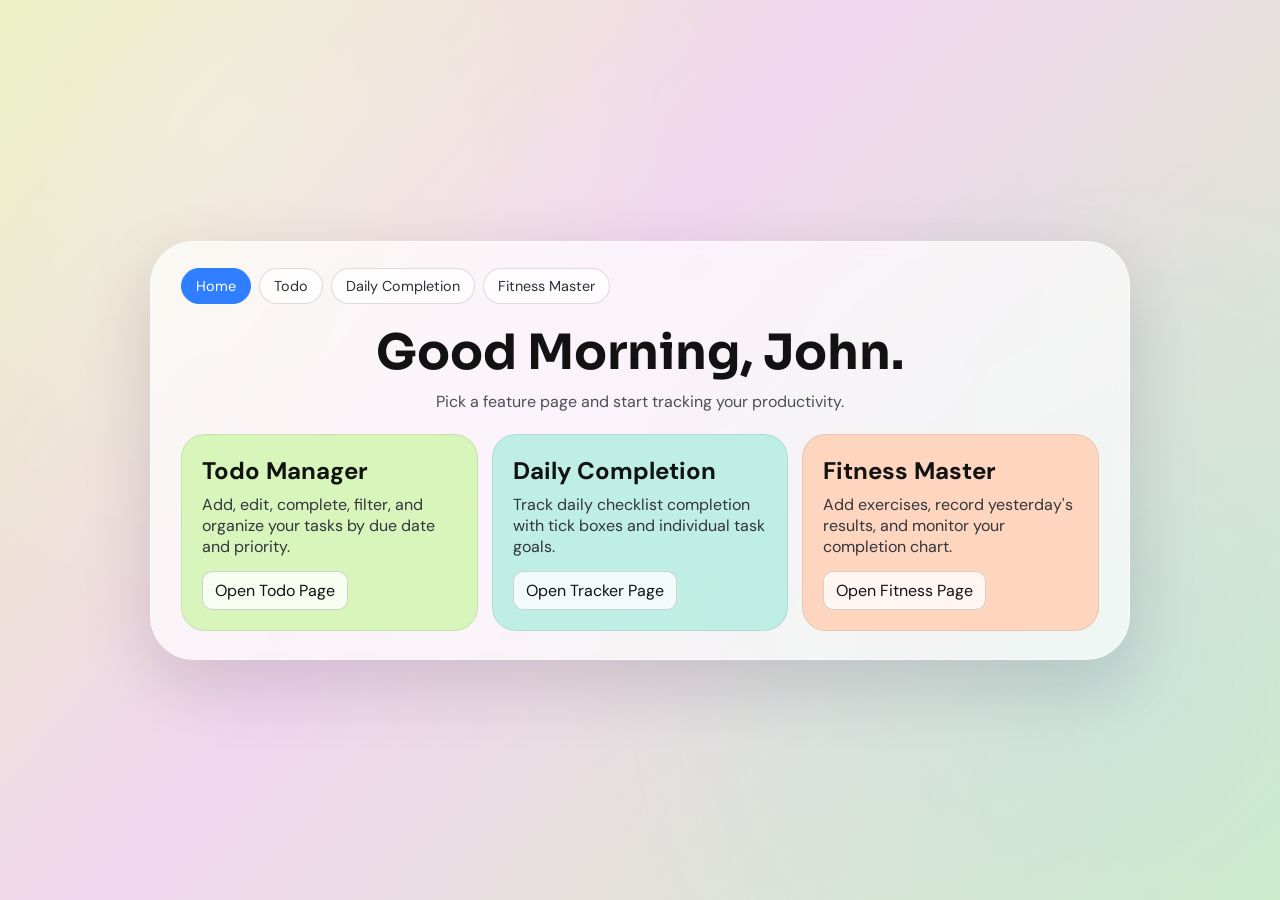
<file: index.html>
<!DOCTYPE html>
<html lang="en">
<head>
  <meta charset="UTF-8" />
  <meta name="viewport" content="width=device-width, initial-scale=1.0" />
  <title>Pastel Productivity Hub</title>
  <link rel="preconnect" href="https://fonts.googleapis.com" />
  <link rel="preconnect" href="https://fonts.gstatic.com" crossorigin />
  <link href="https://fonts.googleapis.com/css2?family=DM+Sans:wght@400;500;700&family=Sora:wght@500;700&display=swap" rel="stylesheet" />
  <link rel="stylesheet" href="styles.css" />
</head>
<body>
  <div class="backdrop"></div>
  <main class="app-shell">
    <nav class="top-nav" aria-label="Primary">
      <a class="nav-link active" href="index.html">Home</a>
      <a class="nav-link" href="todo.html">Todo</a>
      <a class="nav-link" href="tracker.html">Daily Completion</a>
      <a class="nav-link" href="fitness.html">Fitness Master</a>
    </nav>

    <header class="hero">
      <h1>Good Morning, <span id="greetingName">John</span>.</h1>
      <p class="subtitle">Pick a feature page and start tracking your productivity.</p>
    </header>

    <section class="feature-grid" aria-label="Feature pages">
      <article class="feature-card feature-todo">
        <h2>Todo Manager</h2>
        <p>Add, edit, complete, filter, and organize your tasks by due date and priority.</p>
        <a class="feature-link" href="todo.html">Open Todo Page</a>
      </article>

      <article class="feature-card feature-track">
        <h2>Daily Completion</h2>
        <p>Track daily checklist completion with tick boxes and individual task goals.</p>
        <a class="feature-link" href="tracker.html">Open Tracker Page</a>
      </article>

      <article class="feature-card feature-fit">
        <h2>Fitness Master</h2>
        <p>Add exercises, record yesterday's results, and monitor your completion chart.</p>
        <a class="feature-link" href="fitness.html">Open Fitness Page</a>
      </article>
    </section>
  </main>

  <script src="common.js"></script>
</body>
</html>
</file>
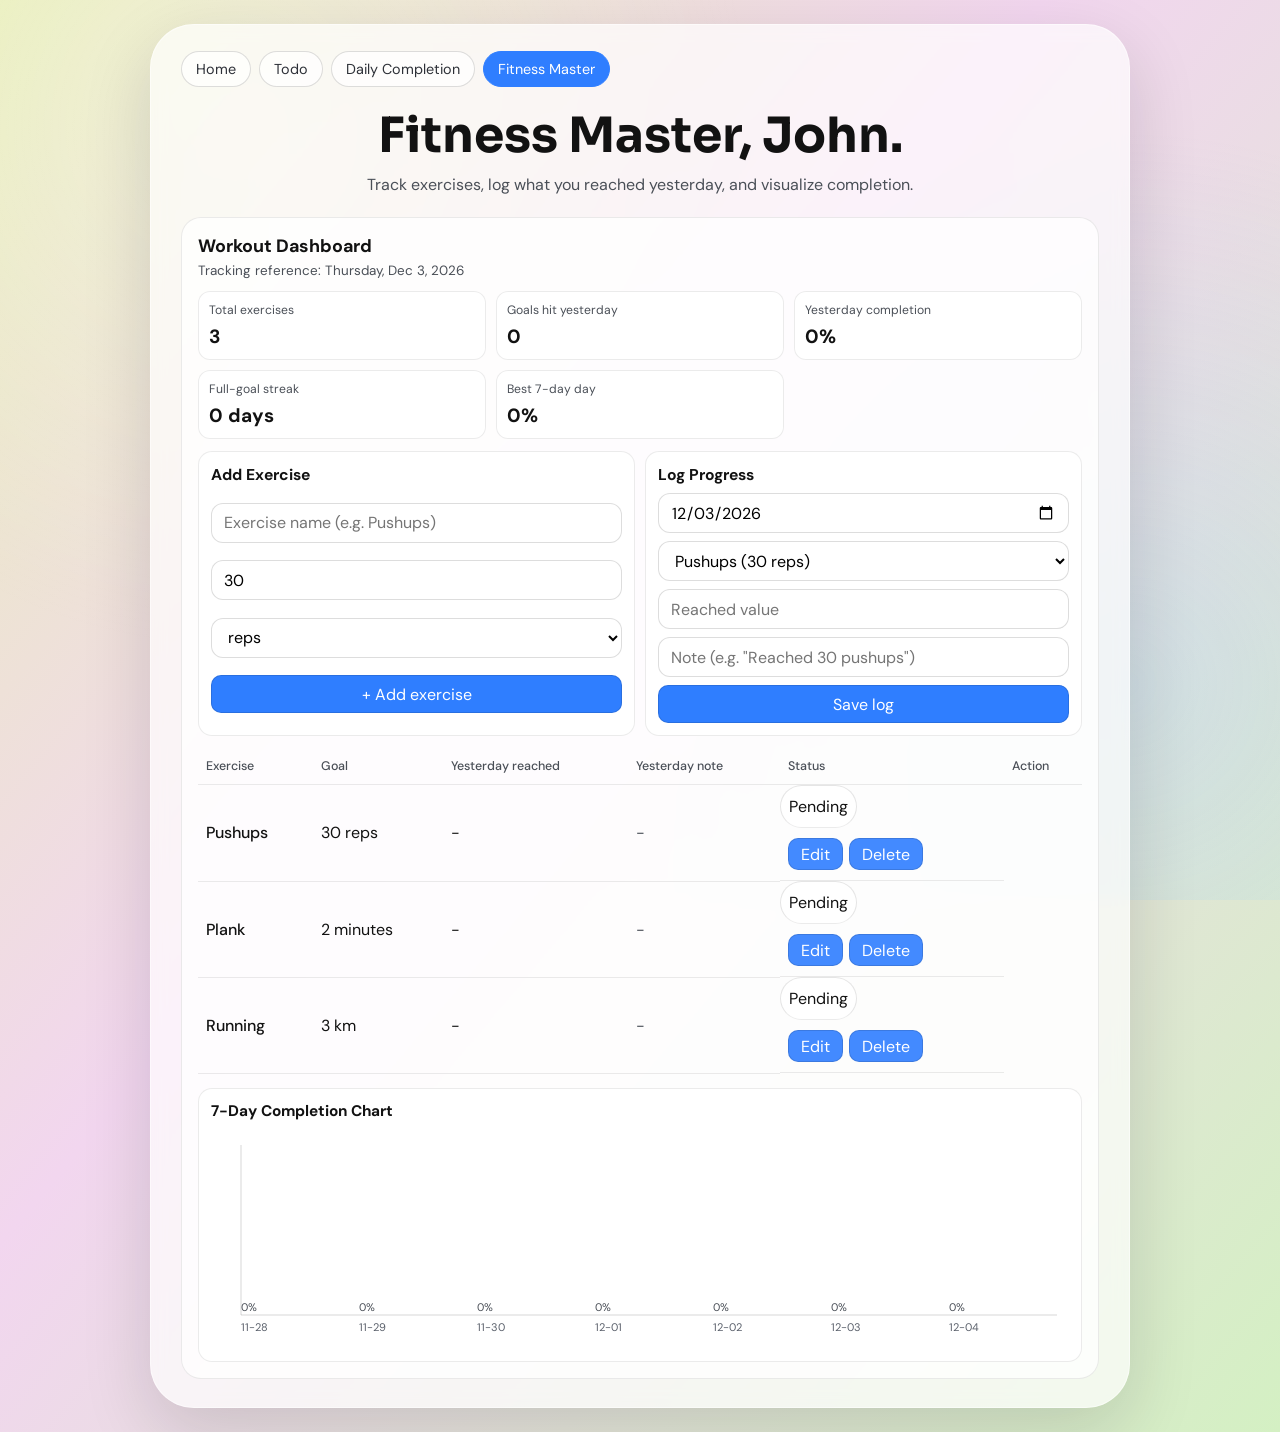
<file: fitness.html>
<!DOCTYPE html>
<html lang="en">
<head>
  <meta charset="UTF-8" />
  <meta name="viewport" content="width=device-width, initial-scale=1.0" />
  <title>Fitness Master</title>
  <link rel="preconnect" href="https://fonts.googleapis.com" />
  <link rel="preconnect" href="https://fonts.gstatic.com" crossorigin />
  <link href="https://fonts.googleapis.com/css2?family=DM+Sans:wght@400;500;700&family=Sora:wght@500;700&display=swap" rel="stylesheet" />
  <link rel="stylesheet" href="styles.css" />
</head>
<body>
  <div class="backdrop"></div>
  <main class="app-shell">
    <nav class="top-nav" aria-label="Primary">
      <a class="nav-link" href="index.html">Home</a>
      <a class="nav-link" href="todo.html">Todo</a>
      <a class="nav-link" href="tracker.html">Daily Completion</a>
      <a class="nav-link active" href="fitness.html">Fitness Master</a>
    </nav>

    <header class="hero">
      <h1>Fitness Master, <span id="greetingName">John</span>.</h1>
      <p class="subtitle">Track exercises, log what you reached yesterday, and visualize completion.</p>
    </header>

    <section class="fitness-master" aria-label="Fitness tracker">
      <div class="tracker-top">
        <div>
          <h2>Workout Dashboard</h2>
          <span id="fitnessDateLabel"></span>
        </div>
      </div>

      <div class="tracker-stats">
        <article class="stat-card">
          <p>Total exercises</p>
          <strong id="fitStatTotal">0</strong>
        </article>
        <article class="stat-card">
          <p>Goals hit yesterday</p>
          <strong id="fitStatHit">0</strong>
        </article>
        <article class="stat-card">
          <p>Yesterday completion</p>
          <strong id="fitStatRate">0%</strong>
        </article>
        <article class="stat-card">
          <p>Full-goal streak</p>
          <strong id="fitStatStreak">0 days</strong>
        </article>
        <article class="stat-card">
          <p>Best 7-day day</p>
          <strong id="fitStatBest">0%</strong>
        </article>
      </div>

      <div class="fitness-forms">
        <form id="exerciseForm" class="fitness-form" autocomplete="off">
          <h3>Add Exercise</h3>
          <input id="exerciseNameInput" type="text" maxlength="60" placeholder="Exercise name (e.g. Pushups)" required />
          <input id="exerciseGoalInput" type="number" min="1" max="5000" value="30" required />
          <select id="exerciseUnitInput">
            <option value="reps">reps</option>
            <option value="minutes">minutes</option>
            <option value="km">km</option>
            <option value="sets">sets</option>
          </select>
          <button type="submit">+ Add exercise</button>
        </form>

        <form id="progressForm" class="fitness-form" autocomplete="off">
          <h3>Log Progress</h3>
          <input id="progressDateInput" type="date" required />
          <select id="progressExerciseInput" required></select>
          <input id="progressReachedInput" type="number" min="0" max="5000" placeholder="Reached value" required />
          <input id="progressNoteInput" type="text" maxlength="120" placeholder='Note (e.g. "Reached 30 pushups")' />
          <button type="submit">Save log</button>
        </form>
      </div>

      <div class="daily-table-wrap">
        <table class="daily-table fitness-table">
          <thead>
            <tr>
              <th>Exercise</th>
              <th>Goal</th>
              <th>Yesterday reached</th>
              <th>Yesterday note</th>
              <th>Status</th>
              <th>Action</th>
            </tr>
          </thead>
          <tbody id="exerciseTableBody"></tbody>
        </table>
      </div>

      <section class="chart-card" aria-label="Completion chart">
        <h3>7-Day Completion Chart</h3>
        <canvas id="completionChart" height="220"></canvas>
      </section>
    </section>
  </main>

  <template id="exerciseRowTemplate">
    <tr class="fitness-row">
      <td class="fitness-name"></td>
      <td class="fitness-goal"></td>
      <td class="fitness-reached"></td>
      <td class="fitness-note"></td>
      <td class="fitness-status"></td>
      <td class="fitness-actions">
        <button type="button" data-action="edit">Edit</button>
        <button type="button" data-action="delete">Delete</button>
      </td>
    </tr>
  </template>

  <script src="common.js"></script>
  <script src="fitness.js"></script>
</body>
</html>
</file>
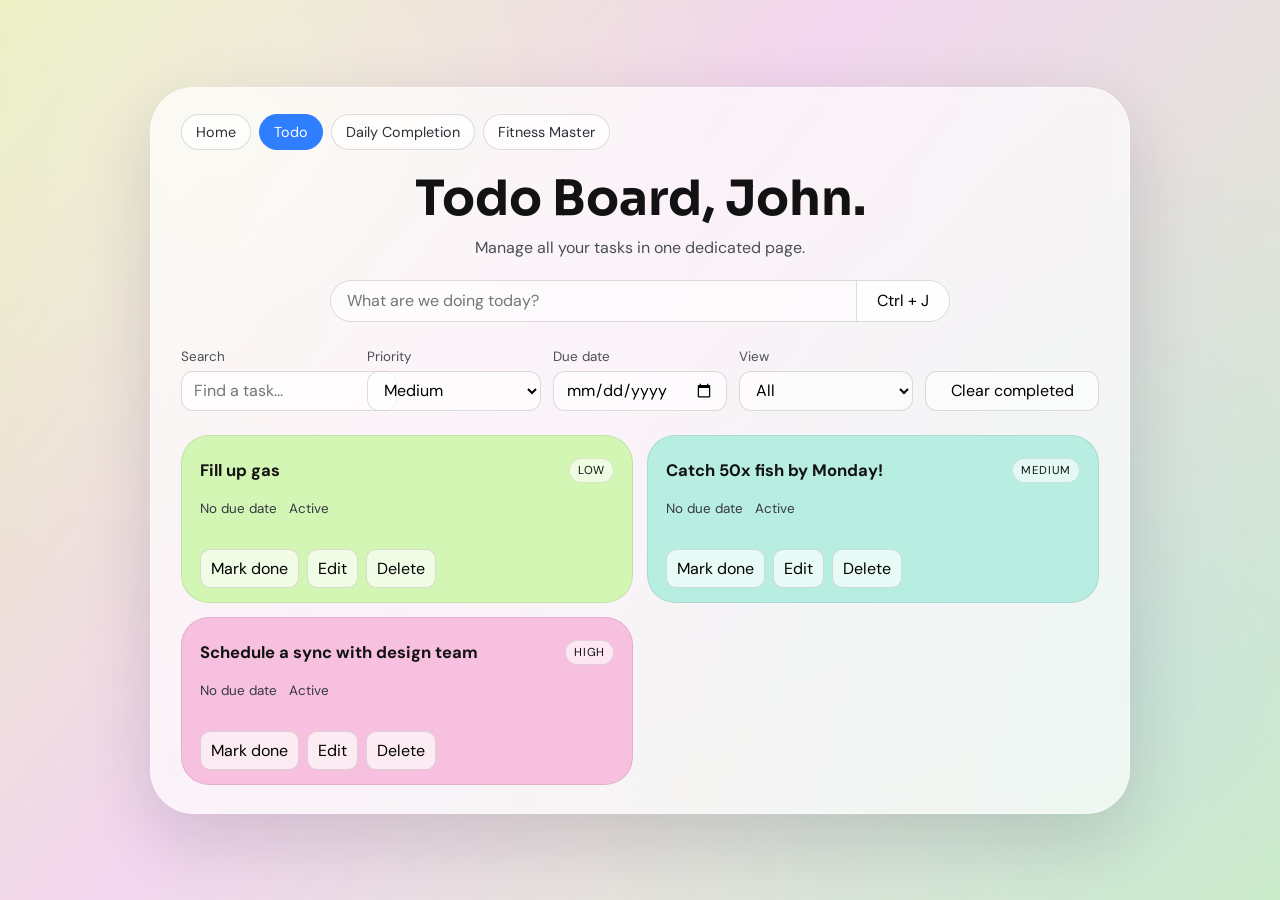
<file: todo.html>
<!DOCTYPE html>
<html lang="en">
<head>
  <meta charset="UTF-8" />
  <meta name="viewport" content="width=device-width, initial-scale=1.0" />
  <title>Todo Manager</title>
  <link rel="preconnect" href="https://fonts.googleapis.com" />
  <link rel="preconnect" href="https://fonts.gstatic.com" crossorigin />
  <link href="https://fonts.googleapis.com/css2?family=DM+Sans:wght@400;500;700&family=Sora:wght@500;700&display=swap" rel="stylesheet" />
  <link rel="stylesheet" href="styles.css" />
</head>
<body>
  <div class="backdrop"></div>
  <main class="app-shell">
    <nav class="top-nav" aria-label="Primary">
      <a class="nav-link" href="index.html">Home</a>
      <a class="nav-link active" href="todo.html">Todo</a>
      <a class="nav-link" href="tracker.html">Daily Completion</a>
      <a class="nav-link" href="fitness.html">Fitness Master</a>
    </nav>

    <header class="hero">
      <h1>Todo Board, <span id="greetingName">John</span>.</h1>
      <p class="subtitle">Manage all your tasks in one dedicated page.</p>

      <form id="quickAddForm" class="quick-add" autocomplete="off">
        <input id="quickAddInput" type="text" placeholder="What are we doing today?" maxlength="140" required />
        <button type="submit">Ctrl + J</button>
      </form>
    </header>

    <section class="controls" aria-label="Task controls">
      <div class="control-group">
        <label for="searchInput">Search</label>
        <input id="searchInput" type="text" placeholder="Find a task..." />
      </div>

      <div class="control-group">
        <label for="priorityInput">Priority</label>
        <select id="priorityInput">
          <option value="low">Low</option>
          <option value="medium" selected>Medium</option>
          <option value="high">High</option>
        </select>
      </div>

      <div class="control-group">
        <label for="dueDateInput">Due date</label>
        <input id="dueDateInput" type="date" />
      </div>

      <div class="control-group">
        <label for="viewFilter">View</label>
        <select id="viewFilter">
          <option value="all">All</option>
          <option value="active">Active</option>
          <option value="completed">Completed</option>
          <option value="today">Due Today</option>
          <option value="overdue">Overdue</option>
        </select>
      </div>

      <button id="clearCompletedBtn" class="ghost-btn" type="button">Clear completed</button>
    </section>

    <section class="board-wrap">
      <div id="emptyState" class="empty-state" hidden>
        <h2>No tasks yet</h2>
        <p>Add your first task above to get started.</p>
      </div>
      <div id="taskBoard" class="task-board" aria-live="polite"></div>
    </section>
  </main>

  <template id="taskTemplate">
    <article class="task-card">
      <div class="task-card-head">
        <p class="task-title"></p>
        <span class="task-priority"></span>
      </div>

      <div class="task-meta">
        <span class="task-date"></span>
        <span class="task-status"></span>
      </div>

      <div class="task-actions">
        <button data-action="toggle" type="button"></button>
        <button data-action="edit" type="button">Edit</button>
        <button data-action="delete" type="button">Delete</button>
      </div>
    </article>
  </template>

  <script src="common.js"></script>
  <script src="todo.js"></script>
</body>
</html>
</file>
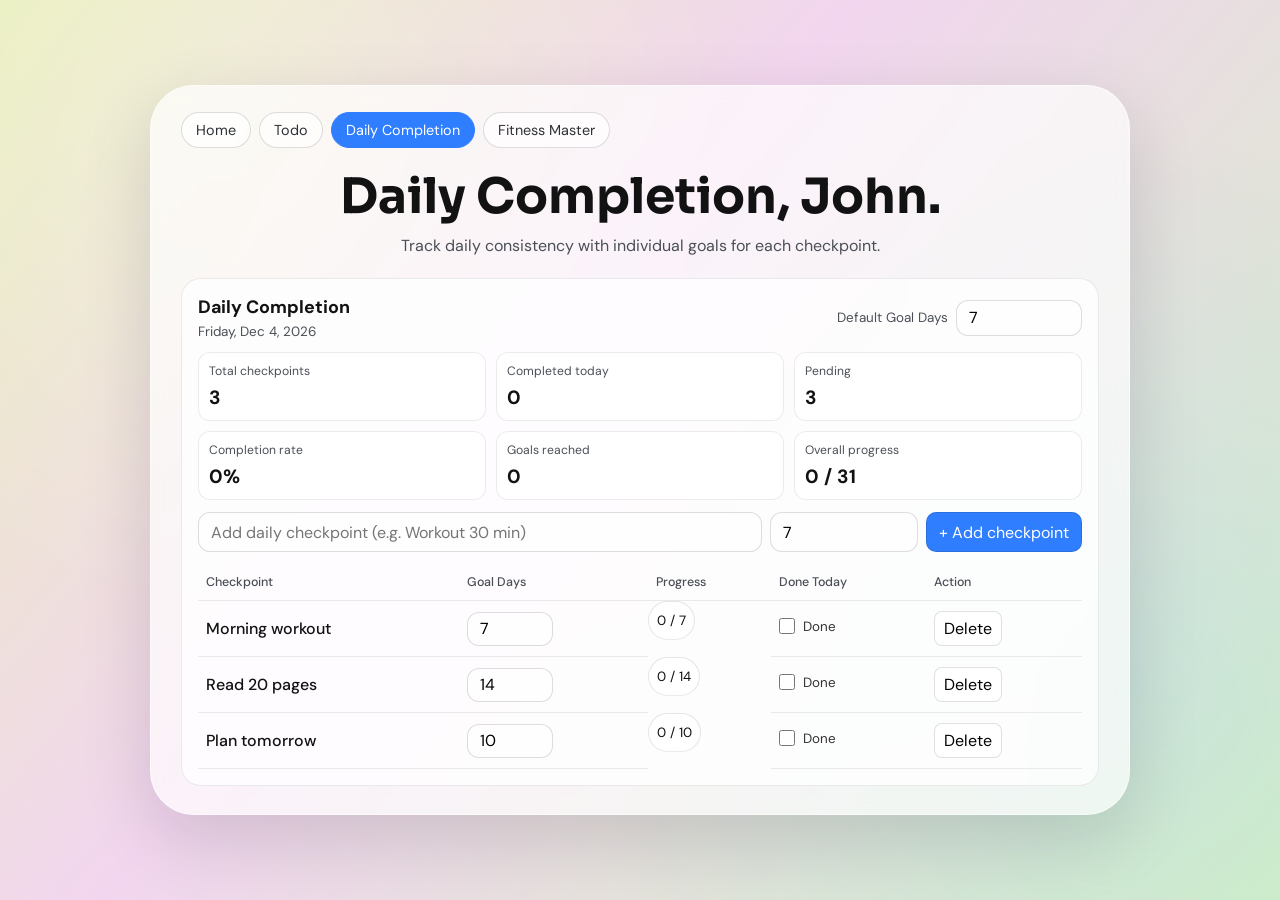
<file: tracker.html>
<!DOCTYPE html>
<html lang="en">
<head>
  <meta charset="UTF-8" />
  <meta name="viewport" content="width=device-width, initial-scale=1.0" />
  <title>Daily Completion Tracker</title>
  <link rel="preconnect" href="https://fonts.googleapis.com" />
  <link rel="preconnect" href="https://fonts.gstatic.com" crossorigin />
  <link href="https://fonts.googleapis.com/css2?family=DM+Sans:wght@400;500;700&family=Sora:wght@500;700&display=swap" rel="stylesheet" />
  <link rel="stylesheet" href="styles.css" />
</head>
<body>
  <div class="backdrop"></div>
  <main class="app-shell">
    <nav class="top-nav" aria-label="Primary">
      <a class="nav-link" href="index.html">Home</a>
      <a class="nav-link" href="todo.html">Todo</a>
      <a class="nav-link active" href="tracker.html">Daily Completion</a>
      <a class="nav-link" href="fitness.html">Fitness Master</a>
    </nav>

    <header class="hero">
      <h1>Daily Completion, <span id="greetingName">John</span>.</h1>
      <p class="subtitle">Track daily consistency with individual goals for each checkpoint.</p>
    </header>

    <section class="daily-tracker" aria-label="Daily completion tracker">
      <div class="tracker-top">
        <div>
          <h2>Daily Completion</h2>
          <span id="trackerDate"></span>
        </div>

        <div class="goal-editor">
          <label for="defaultGoalDaysInput">Default Goal Days</label>
          <input id="defaultGoalDaysInput" type="number" min="1" max="365" value="7" />
        </div>
      </div>

      <div class="tracker-stats">
        <article class="stat-card">
          <p>Total checkpoints</p>
          <strong id="statTotal">0</strong>
        </article>
        <article class="stat-card">
          <p>Completed today</p>
          <strong id="statCompleted">0</strong>
        </article>
        <article class="stat-card">
          <p>Pending</p>
          <strong id="statPending">0</strong>
        </article>
        <article class="stat-card">
          <p>Completion rate</p>
          <strong id="statRate">0%</strong>
        </article>
        <article class="stat-card">
          <p>Goals reached</p>
          <strong id="statDaysDone">0</strong>
        </article>
        <article class="stat-card">
          <p>Overall progress</p>
          <strong id="statGoalProgress">0 / 0</strong>
        </article>
      </div>

      <form id="dailyItemForm" class="daily-add" autocomplete="off">
        <input id="dailyItemInput" type="text" maxlength="80" placeholder="Add daily checkpoint (e.g. Workout 30 min)" required />
        <input id="dailyItemGoalInput" type="number" min="1" max="365" value="7" aria-label="Goal days for this checkpoint" />
        <button type="submit">+ Add checkpoint</button>
      </form>

      <div class="daily-table-wrap">
        <table class="daily-table">
          <thead>
            <tr>
              <th>Checkpoint</th>
              <th>Goal Days</th>
              <th>Progress</th>
              <th>Done Today</th>
              <th>Action</th>
            </tr>
          </thead>
          <tbody id="dailyTableBody"></tbody>
        </table>
      </div>
    </section>
  </main>

  <template id="dailyRowTemplate">
    <tr class="daily-row">
      <td class="daily-label"></td>
      <td>
        <input class="daily-goal-input" type="number" min="1" max="365" data-action="edit-goal" />
      </td>
      <td class="daily-progress"></td>
      <td>
        <label class="daily-check">
          <input type="checkbox" data-action="toggle-daily" />
          <span>Done</span>
        </label>
      </td>
      <td>
        <button class="daily-delete" data-action="delete-daily" type="button">Delete</button>
      </td>
    </tr>
  </template>

  <script src="common.js"></script>
  <script src="tracker.js"></script>
</body>
</html>
</file>
<file: styles.css>
:root {
  --bg-1: #e9efbb;
  --bg-2: #f2d6ef;
  --shell: rgba(255, 255, 255, 0.68);
  --text: #121212;
  --muted: #4a4f57;
  --line: rgba(18, 18, 18, 0.14);
  --focus: #2f7eff;
  --low: #d4f6b4;
  --medium: #b8eee1;
  --high: #f7c0de;
  --done: #c8cceb;
}

* {
  box-sizing: border-box;
}

body {
  margin: 0;
  min-height: 100vh;
  font-family: "DM Sans", sans-serif;
  color: var(--text);
  background: linear-gradient(130deg, var(--bg-1), var(--bg-2) 42%, #d4f0c3);
  display: grid;
  place-items: center;
  padding: 24px;
}

.backdrop {
  position: fixed;
  inset: 0;
  pointer-events: none;
  background:
    radial-gradient(circle at 18% 14%, rgba(255, 255, 255, 0.28), transparent 40%),
    radial-gradient(circle at 88% 76%, rgba(152, 211, 255, 0.25), transparent 42%);
}

.app-shell {
  width: min(980px, 100%);
  border-radius: 44px;
  background: var(--shell);
  backdrop-filter: blur(8px);
  border: 1px solid rgba(255, 255, 255, 0.5);
  box-shadow: 0 24px 70px rgba(16, 17, 22, 0.14);
  padding: 26px 30px 28px;
}

.top-nav {
  display: flex;
  align-items: center;
  gap: 8px;
  margin-bottom: 18px;
}

.nav-link {
  text-decoration: none;
  color: #2d3037;
  border: 1px solid var(--line);
  border-radius: 999px;
  padding: 8px 14px;
  background: rgba(255, 255, 255, 0.7);
  font-size: 0.9rem;
}

.nav-link.active {
  background: #2f7eff;
  color: #fff;
  border-color: #2f7eff;
}

.hero {
  text-align: center;
}

.hero h1 {
  margin: 0;
  font-family: "Sora", sans-serif;
  font-size: clamp(2rem, 3.8vw, 3.4rem);
  font-weight: 700;
}

.subtitle {
  margin: 8px 0 22px;
  color: var(--muted);
}

.feature-grid {
  margin-top: 20px;
  display: grid;
  grid-template-columns: repeat(3, minmax(0, 1fr));
  gap: 14px;
}

.feature-card {
  border: 1px solid rgba(0, 0, 0, 0.08);
  border-radius: 24px;
  padding: 20px;
}

.feature-todo {
  background: rgba(212, 246, 180, 0.9);
}

.feature-track {
  background: rgba(184, 238, 225, 0.9);
}

.feature-fit {
  background: rgba(255, 210, 184, 0.9);
}

.feature-card h2,
.feature-card p {
  margin: 0;
}

.feature-card p {
  margin-top: 8px;
  color: #32353d;
}

.feature-link {
  display: inline-block;
  margin-top: 14px;
  text-decoration: none;
  border: 1px solid rgba(0, 0, 0, 0.16);
  border-radius: 10px;
  padding: 8px 12px;
  background: rgba(255, 255, 255, 0.8);
  color: #101217;
}

.quick-add {
  max-width: 620px;
  margin: 0 auto;
  display: flex;
  gap: 0;
  border: 1px solid var(--line);
  border-radius: 999px;
  overflow: hidden;
  background: rgba(255, 255, 255, 0.56);
}

.quick-add input,
.quick-add button,
input,
select,
button {
  font: inherit;
}

.quick-add input {
  border: 0;
  outline: 0;
  flex: 1;
  padding: 14px 16px;
  background: transparent;
}

.quick-add button {
  border: 0;
  border-left: 1px solid var(--line);
  background: rgba(255, 255, 255, 0.7);
  padding: 0 20px;
  cursor: pointer;
}

.controls {
  margin-top: 26px;
  display: grid;
  grid-template-columns: repeat(5, minmax(0, 1fr));
  gap: 12px;
  align-items: end;
}

.control-group {
  display: grid;
  gap: 6px;
}

label {
  font-size: 0.84rem;
  color: var(--muted);
}

input,
select {
  height: 40px;
  border: 1px solid var(--line);
  border-radius: 12px;
  padding: 0 12px;
  background: rgba(255, 255, 255, 0.64);
}

input:focus,
select:focus,
button:focus-visible {
  outline: 2px solid var(--focus);
  outline-offset: 1px;
}

.ghost-btn {
  height: 40px;
  border: 1px solid var(--line);
  border-radius: 12px;
  background: rgba(255, 255, 255, 0.58);
  cursor: pointer;
}

.daily-tracker,
.fitness-master {
  margin-top: 20px;
  border: 1px solid rgba(0, 0, 0, 0.08);
  background: rgba(255, 255, 255, 0.76);
  border-radius: 20px;
  padding: 16px;
}

.tracker-top {
  display: flex;
  align-items: center;
  justify-content: space-between;
  gap: 12px;
}

.tracker-top h2 {
  margin: 0;
  font-size: 1.12rem;
}

#trackerDate,
#fitnessDateLabel {
  display: block;
  margin-top: 4px;
  font-size: 0.84rem;
  color: var(--muted);
}

.goal-editor {
  display: flex;
  align-items: center;
  gap: 8px;
}

.goal-editor label {
  white-space: nowrap;
}

.goal-editor input {
  width: 126px;
  height: 36px;
}

.tracker-stats {
  margin-top: 12px;
  display: grid;
  grid-template-columns: repeat(3, minmax(0, 1fr));
  gap: 10px;
}

.stat-card {
  border: 1px solid rgba(0, 0, 0, 0.08);
  border-radius: 12px;
  padding: 10px;
  background: #ffffff;
}

.stat-card p {
  margin: 0;
  font-size: 0.76rem;
  color: var(--muted);
}

.stat-card strong {
  display: block;
  margin-top: 6px;
  font-size: 1.2rem;
}

.daily-add {
  margin-top: 12px;
  display: grid;
  grid-template-columns: 1fr 148px auto;
  gap: 8px;
}

.daily-add button,
.fitness-form button,
.fitness-actions button {
  border: 1px solid rgba(0, 0, 0, 0.12);
  border-radius: 10px;
  background: #2f7eff;
  color: #fff;
  padding: 0 12px;
  cursor: pointer;
}

.daily-table-wrap {
  margin-top: 12px;
  overflow-x: auto;
}

.daily-table {
  width: 100%;
  border-collapse: collapse;
  min-width: 700px;
}

.daily-table th,
.daily-table td {
  padding: 10px 8px;
  text-align: left;
  border-bottom: 1px solid rgba(0, 0, 0, 0.08);
}

.daily-table th {
  font-size: 0.78rem;
  color: var(--muted);
  font-weight: 500;
}

.daily-label,
.fitness-name {
  font-weight: 500;
}

.daily-goal-input {
  width: 86px;
  height: 34px;
}

.daily-progress {
  font-size: 0.84rem;
}

.progress-pill {
  display: inline-block;
  padding: 6px 9px;
  border-radius: 999px;
  border: 1px solid rgba(0, 0, 0, 0.1);
  background: rgba(255, 255, 255, 0.9);
}

.progress-pill.is-complete {
  background: rgba(198, 244, 198, 0.92);
  border-color: rgba(56, 118, 56, 0.28);
}

.daily-check {
  display: inline-flex;
  align-items: center;
  gap: 8px;
  color: #333;
}

.daily-check input {
  width: 16px;
  height: 16px;
  margin: 0;
}

.daily-row.is-complete .daily-label {
  text-decoration: line-through;
  color: #6e7380;
}

.daily-delete {
  border: 1px solid rgba(0, 0, 0, 0.12);
  border-radius: 8px;
  background: rgba(255, 255, 255, 0.95);
  padding: 6px 9px;
  cursor: pointer;
}

.daily-empty {
  text-align: center;
  color: var(--muted);
  font-size: 0.86rem;
}

.fitness-forms {
  margin-top: 12px;
  display: grid;
  grid-template-columns: repeat(2, minmax(0, 1fr));
  gap: 10px;
}

.fitness-form {
  border: 1px solid rgba(0, 0, 0, 0.08);
  border-radius: 14px;
  background: rgba(255, 255, 255, 0.92);
  padding: 12px;
  display: grid;
  gap: 8px;
}

.fitness-form h3 {
  margin: 0;
  font-size: 0.98rem;
}

.fitness-form button {
  height: 38px;
}

.fitness-table {
  min-width: 860px;
}

.fitness-note {
  color: #4a4f57;
}

.fitness-actions {
  display: flex;
  gap: 6px;
}

.fitness-actions button {
  height: 32px;
  background: rgba(47, 126, 255, 0.9);
}

.chart-card {
  margin-top: 14px;
  border: 1px solid rgba(0, 0, 0, 0.08);
  border-radius: 14px;
  padding: 12px;
  background: rgba(255, 255, 255, 0.9);
}

.chart-card h3 {
  margin: 0 0 8px;
  font-size: 0.96rem;
}

#completionChart {
  width: 100%;
  display: block;
}

.board-wrap {
  margin-top: 24px;
}

.task-board {
  display: grid;
  grid-template-columns: repeat(12, 1fr);
  gap: 14px;
}

.task-card {
  grid-column: span 6;
  border-radius: 28px;
  padding: 18px 18px 14px;
  border: 1px solid rgba(16, 16, 16, 0.09);
  min-height: 168px;
  display: grid;
  gap: 12px;
  animation: cardIn 280ms ease both;
}

@keyframes cardIn {
  from {
    opacity: 0;
    transform: translateY(8px) scale(0.98);
  }
  to {
    opacity: 1;
    transform: translateY(0) scale(1);
  }
}

.task-card.low { background: var(--low); }
.task-card.medium { background: var(--medium); }
.task-card.high { background: var(--high); }
.task-card.completed {
  background: var(--done);
  opacity: 0.9;
}

.task-card-head {
  display: flex;
  align-items: center;
  justify-content: space-between;
  gap: 12px;
}

.task-title {
  margin: 0;
  font-size: 1.04rem;
  line-height: 1.4;
  font-weight: 700;
  word-break: break-word;
}

.task-card.completed .task-title {
  text-decoration: line-through;
  text-decoration-thickness: 2px;
}

.task-priority {
  font-size: 0.72rem;
  text-transform: uppercase;
  letter-spacing: 0.06em;
  background: rgba(255, 255, 255, 0.62);
  border: 1px solid rgba(15, 15, 15, 0.1);
  border-radius: 999px;
  padding: 4px 8px;
}

.task-meta {
  display: flex;
  gap: 12px;
  color: #353841;
  font-size: 0.84rem;
}

.task-status.overdue {
  color: #9f1132;
  font-weight: 700;
}

.task-actions {
  margin-top: auto;
  display: flex;
  gap: 8px;
}

.task-actions button {
  border: 1px solid rgba(0, 0, 0, 0.12);
  border-radius: 10px;
  background: rgba(255, 255, 255, 0.68);
  padding: 8px 10px;
  cursor: pointer;
}

.empty-state {
  text-align: center;
  padding: 32px 18px;
  border-radius: 24px;
  border: 1px dashed var(--line);
  background: rgba(255, 255, 255, 0.45);
}

.empty-state h2,
.empty-state p {
  margin: 0;
}

.empty-state p {
  margin-top: 8px;
  color: var(--muted);
}

@media (max-width: 930px) {
  .controls {
    grid-template-columns: repeat(2, minmax(0, 1fr));
  }

  .feature-grid,
  .tracker-stats,
  .fitness-forms {
    grid-template-columns: 1fr;
  }

  .task-card {
    grid-column: span 12;
  }
}

@media (max-width: 580px) {
  body {
    padding: 10px;
  }

  .app-shell {
    border-radius: 28px;
    padding: 18px 16px 24px;
  }

  .top-nav {
    flex-wrap: wrap;
  }

  .controls {
    grid-template-columns: 1fr;
  }

  .tracker-top {
    align-items: flex-start;
    flex-direction: column;
  }

  .goal-editor {
    width: 100%;
    justify-content: space-between;
  }

  .daily-add {
    grid-template-columns: 1fr;
  }

  .quick-add {
    border-radius: 14px;
    display: grid;
    grid-template-columns: 1fr;
  }

  .quick-add button {
    border-left: 0;
    border-top: 1px solid var(--line);
    padding: 11px;
  }
}
</file>
